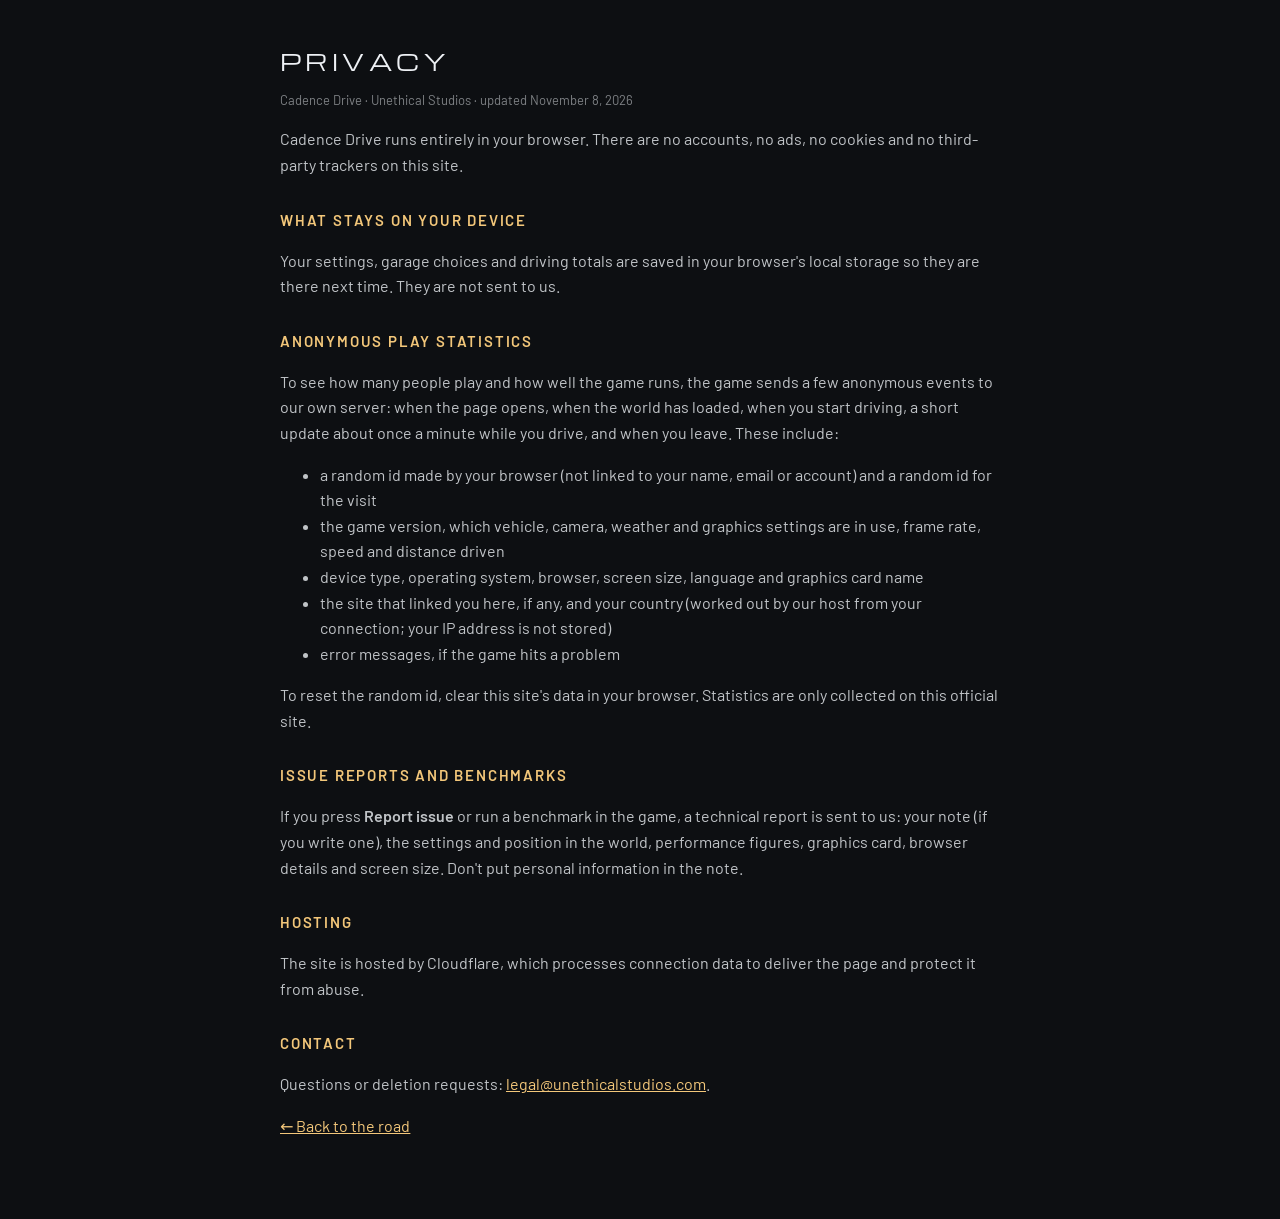
<file: privacy.html>
<!doctype html><html lang="en"><head><meta charset="utf-8"><meta name="viewport" content="width=device-width,initial-scale=1"><title>Privacy · Cadence Drive</title><link rel="icon" href="/favicon.svg" type="image/svg+xml"><link rel="stylesheet" href="/fonts/fonts.css"><style>:root{color-scheme:dark}body{margin:0;background:#0d0f12;color:#eef1f5;font:16px/1.6 Barlow,system-ui,sans-serif}main{max-width:720px;margin:0 auto;padding:48px 16px 64px}h1{font:400 22px/1.3 Michroma,Barlow,sans-serif;letter-spacing:.2em;margin:0 0 6px}h2{font-size:15px;letter-spacing:.12em;text-transform:uppercase;color:#f3c77a;font-weight:600;margin:30px 0 6px}p,li{color:rgba(238,241,245,.8)}a{color:#f3c77a}.s{color:rgba(238,241,245,.5);font-size:13px}</style></head><body><main><h1>PRIVACY</h1><p class="s">Cadence Drive · Unethical Studios · updated November 8, 2026</p>
<p>Cadence Drive runs entirely in your browser. There are no accounts, no ads, no cookies and no third-party trackers on this site.</p>
<h2>What stays on your device</h2><p>Your settings, garage choices and driving totals are saved in your browser's local storage so they are there next time. They are not sent to us.</p>
<h2>Anonymous play statistics</h2><p>To see how many people play and how well the game runs, the game sends a few anonymous events to our own server: when the page opens, when the world has loaded, when you start driving, a short update about once a minute while you drive, and when you leave. These include:</p>
<ul><li>a random id made by your browser (not linked to your name, email or account) and a random id for the visit</li><li>the game version, which vehicle, camera, weather and graphics settings are in use, frame rate, speed and distance driven</li><li>device type, operating system, browser, screen size, language and graphics card name</li><li>the site that linked you here, if any, and your country (worked out by our host from your connection; your IP address is not stored)</li><li>error messages, if the game hits a problem</li></ul>
<p>To reset the random id, clear this site's data in your browser. Statistics are only collected on this official site.</p>
<h2>Issue reports and benchmarks</h2><p>If you press <b>Report issue</b> or run a benchmark in the game, a technical report is sent to us: your note (if you write one), the settings and position in the world, performance figures, graphics card, browser details and screen size. Don't put personal information in the note.</p>
<h2>Hosting</h2><p>The site is hosted by Cloudflare, which processes connection data to deliver the page and protect it from abuse.</p>
<h2>Contact</h2><p>Questions or deletion requests: <a href="mailto:legal@unethicalstudios.com">legal@unethicalstudios.com</a>.</p><p><a href="/">← Back to the road</a></p></main></body></html>
</file>
<file: fonts/fonts.css>
@font-face {
  font-family: 'Barlow';
  font-style: normal;
  font-weight: 300;
  font-display: swap;
  src: url(/fonts/Barlow-300-latin-ext.woff2) format('woff2');
  unicode-range: U+0100-02BA, U+02BD-02C5, U+02C7-02CC, U+02CE-02D7, U+02DD-02FF, U+0304, U+0308, U+0329, U+1D00-1DBF, U+1E00-1E9F, U+1EF2-1EFF, U+2020, U+20A0-20AB, U+20AD-20C4, U+2113, U+2C60-2C7F, U+A720-A7FF;
}
@font-face {
  font-family: 'Barlow';
  font-style: normal;
  font-weight: 300;
  font-display: swap;
  src: url(/fonts/Barlow-300-latin.woff2) format('woff2');
  unicode-range: U+0000-00FF, U+0131, U+0152-0153, U+02BB-02BC, U+02C6, U+02DA, U+02DC, U+0304, U+0308, U+0329, U+2000-206F, U+20AC, U+2122, U+2191, U+2193, U+2212, U+2215, U+FEFF, U+FFFD;
}
@font-face {
  font-family: 'Barlow';
  font-style: normal;
  font-weight: 400;
  font-display: swap;
  src: url(/fonts/Barlow-400-latin-ext.woff2) format('woff2');
  unicode-range: U+0100-02BA, U+02BD-02C5, U+02C7-02CC, U+02CE-02D7, U+02DD-02FF, U+0304, U+0308, U+0329, U+1D00-1DBF, U+1E00-1E9F, U+1EF2-1EFF, U+2020, U+20A0-20AB, U+20AD-20C4, U+2113, U+2C60-2C7F, U+A720-A7FF;
}
@font-face {
  font-family: 'Barlow';
  font-style: normal;
  font-weight: 400;
  font-display: swap;
  src: url(/fonts/Barlow-400-latin.woff2) format('woff2');
  unicode-range: U+0000-00FF, U+0131, U+0152-0153, U+02BB-02BC, U+02C6, U+02DA, U+02DC, U+0304, U+0308, U+0329, U+2000-206F, U+20AC, U+2122, U+2191, U+2193, U+2212, U+2215, U+FEFF, U+FFFD;
}
@font-face {
  font-family: 'Barlow';
  font-style: normal;
  font-weight: 500;
  font-display: swap;
  src: url(/fonts/Barlow-500-latin-ext.woff2) format('woff2');
  unicode-range: U+0100-02BA, U+02BD-02C5, U+02C7-02CC, U+02CE-02D7, U+02DD-02FF, U+0304, U+0308, U+0329, U+1D00-1DBF, U+1E00-1E9F, U+1EF2-1EFF, U+2020, U+20A0-20AB, U+20AD-20C4, U+2113, U+2C60-2C7F, U+A720-A7FF;
}
@font-face {
  font-family: 'Barlow';
  font-style: normal;
  font-weight: 500;
  font-display: swap;
  src: url(/fonts/Barlow-500-latin.woff2) format('woff2');
  unicode-range: U+0000-00FF, U+0131, U+0152-0153, U+02BB-02BC, U+02C6, U+02DA, U+02DC, U+0304, U+0308, U+0329, U+2000-206F, U+20AC, U+2122, U+2191, U+2193, U+2212, U+2215, U+FEFF, U+FFFD;
}
@font-face {
  font-family: 'Barlow';
  font-style: normal;
  font-weight: 600;
  font-display: swap;
  src: url(/fonts/Barlow-600-latin-ext.woff2) format('woff2');
  unicode-range: U+0100-02BA, U+02BD-02C5, U+02C7-02CC, U+02CE-02D7, U+02DD-02FF, U+0304, U+0308, U+0329, U+1D00-1DBF, U+1E00-1E9F, U+1EF2-1EFF, U+2020, U+20A0-20AB, U+20AD-20C4, U+2113, U+2C60-2C7F, U+A720-A7FF;
}
@font-face {
  font-family: 'Barlow';
  font-style: normal;
  font-weight: 600;
  font-display: swap;
  src: url(/fonts/Barlow-600-latin.woff2) format('woff2');
  unicode-range: U+0000-00FF, U+0131, U+0152-0153, U+02BB-02BC, U+02C6, U+02DA, U+02DC, U+0304, U+0308, U+0329, U+2000-206F, U+20AC, U+2122, U+2191, U+2193, U+2212, U+2215, U+FEFF, U+FFFD;
}
@font-face {
  font-family: 'Barlow Semi Condensed';
  font-style: normal;
  font-weight: 500;
  font-display: swap;
  src: url(/fonts/BarlowSemiCondensed-500-latin-ext.woff2) format('woff2');
  unicode-range: U+0100-02BA, U+02BD-02C5, U+02C7-02CC, U+02CE-02D7, U+02DD-02FF, U+0304, U+0308, U+0329, U+1D00-1DBF, U+1E00-1E9F, U+1EF2-1EFF, U+2020, U+20A0-20AB, U+20AD-20C4, U+2113, U+2C60-2C7F, U+A720-A7FF;
}
@font-face {
  font-family: 'Barlow Semi Condensed';
  font-style: normal;
  font-weight: 500;
  font-display: swap;
  src: url(/fonts/BarlowSemiCondensed-500-latin.woff2) format('woff2');
  unicode-range: U+0000-00FF, U+0131, U+0152-0153, U+02BB-02BC, U+02C6, U+02DA, U+02DC, U+0304, U+0308, U+0329, U+2000-206F, U+20AC, U+2122, U+2191, U+2193, U+2212, U+2215, U+FEFF, U+FFFD;
}
@font-face {
  font-family: 'Barlow Semi Condensed';
  font-style: normal;
  font-weight: 600;
  font-display: swap;
  src: url(/fonts/BarlowSemiCondensed-600-latin-ext.woff2) format('woff2');
  unicode-range: U+0100-02BA, U+02BD-02C5, U+02C7-02CC, U+02CE-02D7, U+02DD-02FF, U+0304, U+0308, U+0329, U+1D00-1DBF, U+1E00-1E9F, U+1EF2-1EFF, U+2020, U+20A0-20AB, U+20AD-20C4, U+2113, U+2C60-2C7F, U+A720-A7FF;
}
@font-face {
  font-family: 'Barlow Semi Condensed';
  font-style: normal;
  font-weight: 600;
  font-display: swap;
  src: url(/fonts/BarlowSemiCondensed-600-latin.woff2) format('woff2');
  unicode-range: U+0000-00FF, U+0131, U+0152-0153, U+02BB-02BC, U+02C6, U+02DA, U+02DC, U+0304, U+0308, U+0329, U+2000-206F, U+20AC, U+2122, U+2191, U+2193, U+2212, U+2215, U+FEFF, U+FFFD;
}
@font-face {
  font-family: 'Michroma';
  font-style: normal;
  font-weight: 400;
  font-display: swap;
  src: url(/fonts/Michroma-400-latin-ext.woff2) format('woff2');
  unicode-range: U+0100-02BA, U+02BD-02C5, U+02C7-02CC, U+02CE-02D7, U+02DD-02FF, U+0304, U+0308, U+0329, U+1D00-1DBF, U+1E00-1E9F, U+1EF2-1EFF, U+2020, U+20A0-20AB, U+20AD-20C4, U+2113, U+2C60-2C7F, U+A720-A7FF;
}
@font-face {
  font-family: 'Michroma';
  font-style: normal;
  font-weight: 400;
  font-display: swap;
  src: url(/fonts/Michroma-400-latin.woff2) format('woff2');
  unicode-range: U+0000-00FF, U+0131, U+0152-0153, U+02BB-02BC, U+02C6, U+02DA, U+02DC, U+0304, U+0308, U+0329, U+2000-206F, U+20AC, U+2122, U+2191, U+2193, U+2212, U+2215, U+FEFF, U+FFFD;
}
</file>
